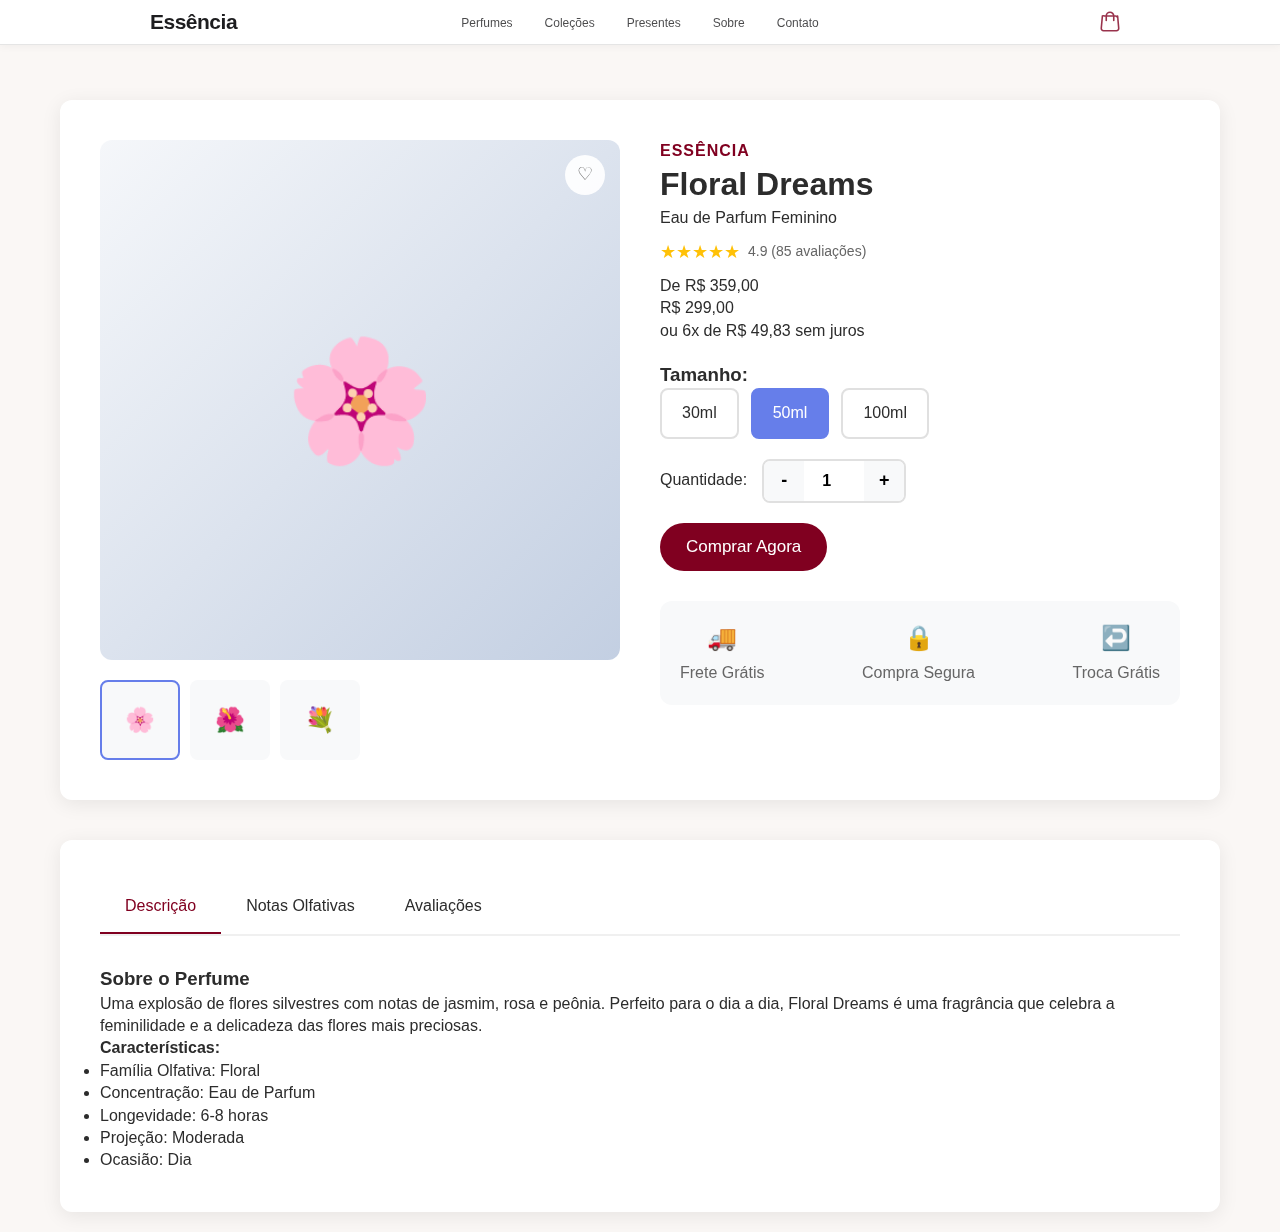
<file: floral-dreams.html>
<!DOCTYPE html>
<html lang="pt-BR">
<head>
    <meta charset="UTF-8">
    <meta name="viewport" content="width=device-width, initial-scale=1.0">
    <title>Floral Dreams - Eau de Parfum | Essência</title>
    <link rel="stylesheet" href="../style.css">
    <link rel="stylesheet" href="produto.css">
</head>
<body>
    <!-- Navigation -->
    <div class="nav-wrapper">
        <nav class="nav">
            <a href="../index.html" class="nav-logo">Essência</a>
            <ul class="nav-menu">
                <li><a href="../index.html#produtos">Perfumes</a></li>
                <li><a href="../index.html#colecoes">Coleções</a></li>
                <li><a href="../index.html#presentes">Presentes</a></li>
                <li><a href="../index.html#sobre">Sobre</a></li>
                <li><a href="../index.html#contato">Contato</a></li>
            </ul>
            <div class="nav-icons">
                <svg id="nav-cart-icon" class="nav-icon nav-cart" fill="none" stroke="currentColor" viewBox="0 0 24 24" role="button" tabindex="0">
                    <path d="M15.75 10.5V6a3.75 3.75 0 10-7.5 0v4.5m11.356-4.479l1.114 12.258a2.25 2.25 0 01-2.247 2.471H5.527a2.25 2.25 0 01-2.247-2.47l1.114-12.26A2.25 2.25 0 016.638 6h10.724a2.25 2.25 0 012.244 2.021z" stroke-width="1.6" stroke-linecap="round" stroke-linejoin="round"/>
                </svg>
                <span id="cart-count" class="cart-badge" style="display: none;">0</span>
            </div>
        </nav>
    </div>

    <div class="container">
        <div class="breadcrumb">
            <a href="../index.html">Home</a> > <a href="../index.html#produtos">Perfumes</a> > <a href="#">Feminino</a> > Floral Dreams
        </div>
        
        <div class="product-container">
            <div class="product-images">
                <div class="main-image">
                    <div class="heart-icon">♡</div>
                    <div class="product-image" style="font-size: 120px;">🌸</div>
                </div>
                <div class="thumbnail-container">
                    <div class="thumbnail active">
                        <div class="product-image" style="font-size: 24px;">🌸</div>
                    </div>
                    <div class="thumbnail">
                        <div class="product-image" style="font-size: 24px;">🌺</div>
                    </div>
                    <div class="thumbnail">
                        <div class="product-image" style="font-size: 24px;">💐</div>
                    </div>
                </div>
            </div>
            
            <div class="product-info">
                <div class="brand">ESSÊNCIA</div>
                <h1 class="product-name">Floral Dreams</h1>
                <p class="product-subtitle">Eau de Parfum Feminino</p>
                
                <div class="rating">
                    <div class="stars">★★★★★</div>
                    <span class="rating-text">4.9 (85 avaliações)</span>
                </div>
                
                <div class="price-section">
                    <div class="old-price">De R$ 359,00</div>
                    <div class="current-price">R$ 299,00</div>
                    <div class="installments">ou 6x de R$ 49,83 sem juros</div>
                </div>
                
                <div class="size-section">
                    <h3 class="section-title">Tamanho:</h3>
                    <div class="size-options">
                        <div class="size-option">30ml</div>
                        <div class="size-option active">50ml</div>
                        <div class="size-option">100ml</div>
                    </div>
                </div>
                
                <div class="quantity-section">
                    <span class="section-title">Quantidade:</span>
                    <div class="quantity-controls">
                        <button class="quantity-btn" onclick="decreaseQuantity()">-</button>
                        <input type="number" class="quantity-input" value="1" min="1" id="quantity">
                        <button class="quantity-btn" onclick="increaseQuantity()">+</button>
                    </div>
                </div>
                
                <div class="cta-section">
                    <button class="btn btn-primary">Comprar Agora</button>
                    <button class="btn btn-secondary add-to-cart" data-name="Floral Dreams - Eau de Parfum" data-price="299.00">Adicionar ao Carrinho</button>
                </div>
                
                <div class="trust-badges">
                    <div class="badge">
                        <div class="badge-icon">🚚</div>
                        <div class="badge-text">Frete Grátis</div>
                    </div>
                    <div class="badge">
                        <div class="badge-icon">🔒</div>
                        <div class="badge-text">Compra Segura</div>
                    </div>
                    <div class="badge">
                        <div class="badge-icon">↩️</div>
                        <div class="badge-text">Troca Grátis</div>
                    </div>
                </div>
            </div>
        </div>
        
        <div class="product-details">
            <div class="tabs">
                <div class="tab active" onclick="showTab('description')">Descrição</div>
                <div class="tab" onclick="showTab('notes')">Notas Olfativas</div>
                <div class="tab" onclick="showTab('reviews')">Avaliações</div>
            </div>
            
            <div class="tab-content active" id="description">
                <h3>Sobre o Perfume</h3>
                <p>Uma explosão de flores silvestres com notas de jasmim, rosa e peônia. Perfeito para o dia a dia, Floral Dreams é uma fragrância que celebra a feminilidade e a delicadeza das flores mais preciosas.</p>
                
                <h4>Características:</h4>
                <ul>
                    <li>Família Olfativa: Floral</li>
                    <li>Concentração: Eau de Parfum</li>
                    <li>Longevidade: 6-8 horas</li>
                    <li>Projeção: Moderada</li>
                    <li>Ocasião: Dia</li>
                </ul>
            </div>
            
            <div class="tab-content" id="notes">
                <h3>Pirâmide Olfativa</h3>
                <div class="fragrance-notes">
                    <div class="note-category">
                        <h4>Notas de Saída</h4>
                        <p>Bergamota, Pêssego, Flores Silvestres</p>
                    </div>
                    <div class="note-category">
                        <h4>Notas de Coração</h4>
                        <p>Jasmim, Rosa, Peônia, Lírio-do-vale</p>
                    </div>
                    <div class="note-category">
                        <h4>Notas de Fundo</h4>
                        <p>Almíscar, Âmbar, Baunilha</p>
                    </div>
                </div>
            </div>
            
            <div class="tab-content" id="reviews">
                <h3>Avaliações dos Clientes</h3>
                <div class="review">
                    <div class="review-header">
                        <div class="stars">★★★★★</div>
                        <strong>Ana Paula</strong>
                        <span class="verified">Verificado</span>
                    </div>
                    <p>"Perfume maravilhoso! Uso todos os dias e sempre recebo elogios."</p>
                </div>
            </div>
        </div>
    </div>

    <!-- Cart Modal -->
    <div id="cart-modal" class="cart-modal" style="display: none;">
        <div class="cart-modal-overlay" onclick="toggleCartModal()"></div>
        <div class="cart-modal-content">
            <div class="cart-modal-header">
                <h2>Carrinho</h2>
                <button class="cart-close-btn" onclick="toggleCartModal()">✕</button>
            </div>
            <div class="cart-modal-body">
                <div id="cart-items-list"></div>
            </div>
            <div class="cart-modal-footer">
                <div class="cart-total">
                    <strong>Total:</strong>
                    <span id="cart-total">R$ 0,00</span>
                </div>
                <button class="btn btn-primary" onclick="checkoutCart()">Finalizar Compra</button>
            </div>
        </div>
    </div>

    <script src="../script.js"></script>
    <script>
        // Funções específicas da página de produto
        function showTab(tabId) {
            document.querySelectorAll('.tab').forEach(tab => tab.classList.remove('active'));
            document.querySelectorAll('.tab-content').forEach(content => content.classList.remove('active'));
            event.target.classList.add('active');
            document.getElementById(tabId).classList.add('active');
        }
        
        function increaseQuantity() {
            const input = document.getElementById('quantity');
            input.value = parseInt(input.value) + 1;
        }
        
        function decreaseQuantity() {
            const input = document.getElementById('quantity');
            if (parseInt(input.value) > 1) {
                input.value = parseInt(input.value) - 1;
            }
        }
    </script>
</body>
</html>
</file>
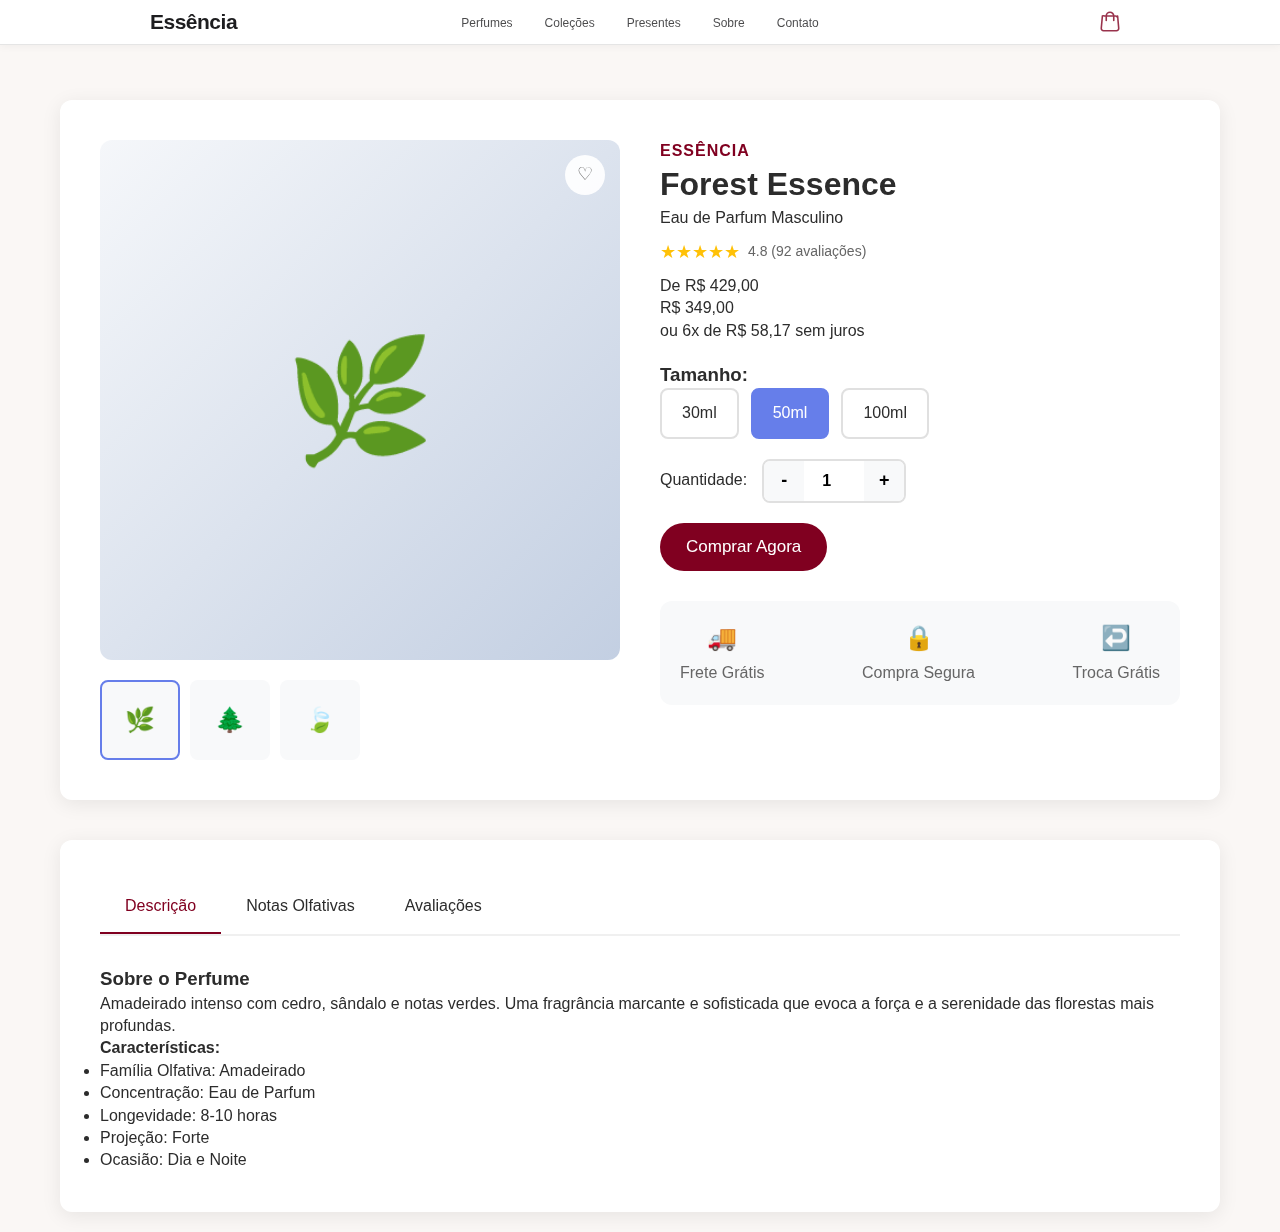
<file: forest-essence.html>
<!DOCTYPE html>
<html lang="pt-BR">
<head>
    <meta charset="UTF-8">
    <meta name="viewport" content="width=device-width, initial-scale=1.0">
    <title>Forest Essence - Eau de Parfum | Essência</title>
    <link rel="stylesheet" href="../style.css">
    <link rel="stylesheet" href="produto.css">
</head>
<body>
    <!-- Navigation -->
    <div class="nav-wrapper">
        <nav class="nav">
            <a href="../index.html" class="nav-logo">Essência</a>
            <ul class="nav-menu">
                <li><a href="../index.html#produtos">Perfumes</a></li>
                <li><a href="../index.html#colecoes">Coleções</a></li>
                <li><a href="../index.html#presentes">Presentes</a></li>
                <li><a href="../index.html#sobre">Sobre</a></li>
                <li><a href="../index.html#contato">Contato</a></li>
            </ul>
            <div class="nav-icons">
                <svg id="nav-cart-icon" class="nav-icon nav-cart" fill="none" stroke="currentColor" viewBox="0 0 24 24" role="button" tabindex="0">
                    <path d="M15.75 10.5V6a3.75 3.75 0 10-7.5 0v4.5m11.356-4.479l1.114 12.258a2.25 2.25 0 01-2.247 2.471H5.527a2.25 2.25 0 01-2.247-2.47l1.114-12.26A2.25 2.25 0 016.638 6h10.724a2.25 2.25 0 012.244 2.021z" stroke-width="1.6" stroke-linecap="round" stroke-linejoin="round"/>
                </svg>
                <span id="cart-count" class="cart-badge" style="display: none;">0</span>
            </div>
        </nav>
    </div>

    <div class="container">
        <div class="breadcrumb">
            <a href="../index.html">Home</a> > <a href="../index.html#produtos">Perfumes</a> > <a href="#">Masculino</a> > Forest Essence
        </div>
        
        <div class="product-container">
            <div class="product-images">
                <div class="main-image">
                    <div class="heart-icon">♡</div>
                    <div class="product-image" style="font-size: 120px;">🌿</div>
                </div>
                <div class="thumbnail-container">
                    <div class="thumbnail active">
                        <div class="product-image" style="font-size: 24px;">🌿</div>
                    </div>
                    <div class="thumbnail">
                        <div class="product-image" style="font-size: 24px;">🌲</div>
                    </div>
                    <div class="thumbnail">
                        <div class="product-image" style="font-size: 24px;">🍃</div>
                    </div>
                </div>
            </div>
            
            <div class="product-info">
                <div class="brand">ESSÊNCIA</div>
                <h1 class="product-name">Forest Essence</h1>
                <p class="product-subtitle">Eau de Parfum Masculino</p>
                
                <div class="rating">
                    <div class="stars">★★★★★</div>
                    <span class="rating-text">4.8 (92 avaliações)</span>
                </div>
                
                <div class="price-section">
                    <div class="old-price">De R$ 429,00</div>
                    <div class="current-price">R$ 349,00</div>
                    <div class="installments">ou 6x de R$ 58,17 sem juros</div>
                </div>
                
                <div class="size-section">
                    <h3 class="section-title">Tamanho:</h3>
                    <div class="size-options">
                        <div class="size-option">30ml</div>
                        <div class="size-option active">50ml</div>
                        <div class="size-option">100ml</div>
                    </div>
                </div>
                
                <div class="quantity-section">
                    <span class="section-title">Quantidade:</span>
                    <div class="quantity-controls">
                        <button class="quantity-btn" onclick="decreaseQuantity()">-</button>
                        <input type="number" class="quantity-input" value="1" min="1" id="quantity">
                        <button class="quantity-btn" onclick="increaseQuantity()">+</button>
                    </div>
                </div>
                
                <div class="cta-section">
                    <button class="btn btn-primary">Comprar Agora</button>
                    <button class="btn btn-secondary add-to-cart" data-name="Forest Essence - Eau de Parfum" data-price="349.00">Adicionar ao Carrinho</button>
                </div>
                
                <div class="trust-badges">
                    <div class="badge">
                        <div class="badge-icon">🚚</div>
                        <div class="badge-text">Frete Grátis</div>
                    </div>
                    <div class="badge">
                        <div class="badge-icon">🔒</div>
                        <div class="badge-text">Compra Segura</div>
                    </div>
                    <div class="badge">
                        <div class="badge-icon">↩️</div>
                        <div class="badge-text">Troca Grátis</div>
                    </div>
                </div>
            </div>
        </div>
        
        <div class="product-details">
            <div class="tabs">
                <div class="tab active" onclick="showTab('description')">Descrição</div>
                <div class="tab" onclick="showTab('notes')">Notas Olfativas</div>
                <div class="tab" onclick="showTab('reviews')">Avaliações</div>
            </div>
            
            <div class="tab-content active" id="description">
                <h3>Sobre o Perfume</h3>
                <p>Amadeirado intenso com cedro, sândalo e notas verdes. Uma fragrância marcante e sofisticada que evoca a força e a serenidade das florestas mais profundas.</p>
                
                <h4>Características:</h4>
                <ul>
                    <li>Família Olfativa: Amadeirado</li>
                    <li>Concentração: Eau de Parfum</li>
                    <li>Longevidade: 8-10 horas</li>
                    <li>Projeção: Forte</li>
                    <li>Ocasião: Dia e Noite</li>
                </ul>
            </div>
            
            <div class="tab-content" id="notes">
                <h3>Pirâmide Olfativa</h3>
                <div class="fragrance-notes">
                    <div class="note-category">
                        <h4>Notas de Saída</h4>
                        <p>Bergamota, Pimenta Preta, Folhas Verdes</p>
                    </div>
                    <div class="note-category">
                        <h4>Notas de Coração</h4>
                        <p>Cedro, Patchouli, Vetiver</p>
                    </div>
                    <div class="note-category">
                        <h4>Notas de Fundo</h4>
                        <p>Sândalo, Musgo, Âmbar</p>
                    </div>
                </div>
            </div>
            
            <div class="tab-content" id="reviews">
                <h3>Avaliações dos Clientes</h3>
                <div class="review">
                    <div class="review-header">
                        <div class="stars">★★★★★</div>
                        <strong>Pedro Santos</strong>
                        <span class="verified">Verificado</span>
                    </div>
                    <p>"Perfume excepcional! Fragrância marcante e duradoura."</p>
                </div>
            </div>
        </div>
    </div>

    <!-- Cart Modal -->
    <div id="cart-modal" class="cart-modal" style="display: none;">
        <div class="cart-modal-overlay" onclick="toggleCartModal()"></div>
        <div class="cart-modal-content">
            <div class="cart-modal-header">
                <h2>Carrinho</h2>
                <button class="cart-close-btn" onclick="toggleCartModal()">✕</button>
            </div>
            <div class="cart-modal-body">
                <div id="cart-items-list"></div>
            </div>
            <div class="cart-modal-footer">
                <div class="cart-total">
                    <strong>Total:</strong>
                    <span id="cart-total">R$ 0,00</span>
                </div>
                <button class="btn btn-primary" onclick="checkoutCart()">Finalizar Compra</button>
            </div>
        </div>
    </div>

    <script src="../script.js"></script>
    <script>
        // Funções específicas da página de produto
        function showTab(tabId) {
            document.querySelectorAll('.tab').forEach(tab => tab.classList.remove('active'));
            document.querySelectorAll('.tab-content').forEach(content => content.classList.remove('active'));
            event.target.classList.add('active');
            document.getElementById(tabId).classList.add('active');
        }
        
        function increaseQuantity() {
            const input = document.getElementById('quantity');
            input.value = parseInt(input.value) + 1;
        }
        
        function decreaseQuantity() {
            const input = document.getElementById('quantity');
            if (parseInt(input.value) > 1) {
                input.value = parseInt(input.value) - 1;
            }
        }
    </script>
</body>
</html>
</file>
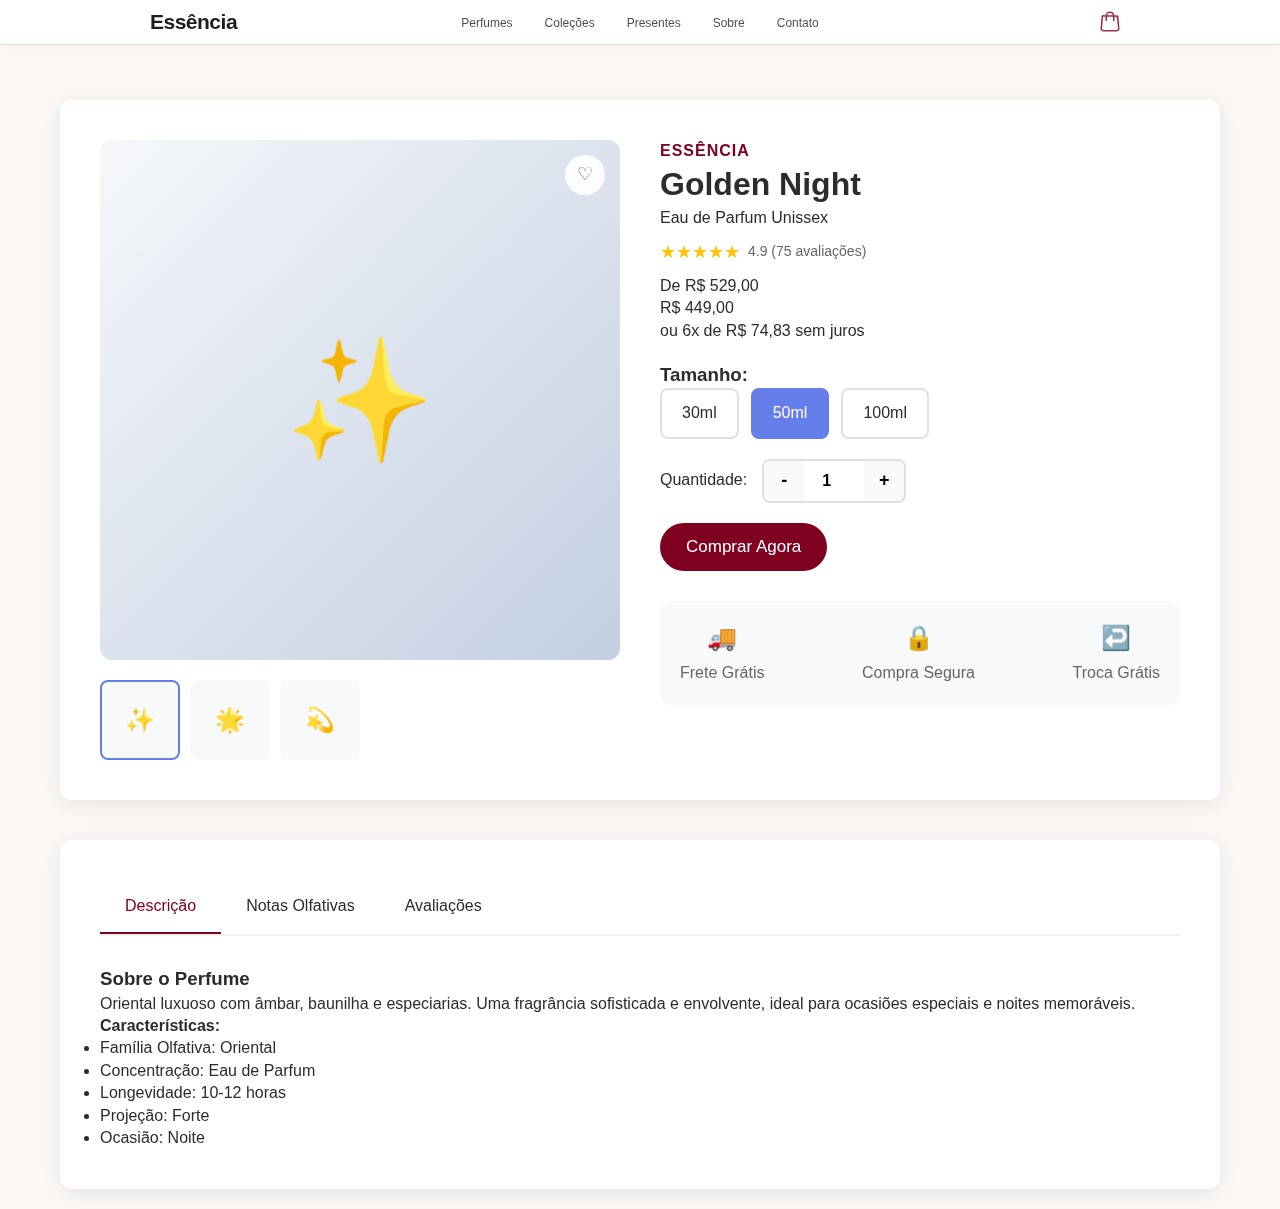
<file: golden-night.html>
<!DOCTYPE html>
<html lang="pt-BR">
<head>
    <meta charset="UTF-8">
    <meta name="viewport" content="width=device-width, initial-scale=1.0">
    <title>Golden Night - Eau de Parfum | Essência</title>
    <link rel="stylesheet" href="../style.css">
    <link rel="stylesheet" href="produto.css">
</head>
<body>
    <!-- Navigation -->
    <div class="nav-wrapper">
        <nav class="nav">
            <a href="../index.html" class="nav-logo">Essência</a>
            <ul class="nav-menu">
                <li><a href="../index.html#produtos">Perfumes</a></li>
                <li><a href="../index.html#colecoes">Coleções</a></li>
                <li><a href="../index.html#presentes">Presentes</a></li>
                <li><a href="../index.html#sobre">Sobre</a></li>
                <li><a href="../index.html#contato">Contato</a></li>
            </ul>
            <div class="nav-icons">
                <svg id="nav-cart-icon" class="nav-icon nav-cart" fill="none" stroke="currentColor" viewBox="0 0 24 24" role="button" tabindex="0">
                    <path d="M15.75 10.5V6a3.75 3.75 0 10-7.5 0v4.5m11.356-4.479l1.114 12.258a2.25 2.25 0 01-2.247 2.471H5.527a2.25 2.25 0 01-2.247-2.47l1.114-12.26A2.25 2.25 0 016.638 6h10.724a2.25 2.25 0 012.244 2.021z" stroke-width="1.6" stroke-linecap="round" stroke-linejoin="round"/>
                </svg>
                <span id="cart-count" class="cart-badge" style="display: none;">0</span>
            </div>
        </nav>
    </div>

    <div class="container">
        <div class="breadcrumb">
            <a href="../index.html">Home</a> > <a href="../index.html#produtos">Perfumes</a> > <a href="#">Unissex</a> > Golden Night
        </div>
        
        <div class="product-container">
            <div class="product-images">
                <div class="main-image">
                    <div class="heart-icon">♡</div>
                    <div class="product-image" style="font-size: 120px;">✨</div>
                </div>
                <div class="thumbnail-container">
                    <div class="thumbnail active">
                        <div class="product-image" style="font-size: 24px;">✨</div>
                    </div>
                    <div class="thumbnail">
                        <div class="product-image" style="font-size: 24px;">🌟</div>
                    </div>
                    <div class="thumbnail">
                        <div class="product-image" style="font-size: 24px;">💫</div>
                    </div>
                </div>
            </div>
            
            <div class="product-info">
                <div class="brand">ESSÊNCIA</div>
                <h1 class="product-name">Golden Night</h1>
                <p class="product-subtitle">Eau de Parfum Unissex</p>
                
                <div class="rating">
                    <div class="stars">★★★★★</div>
                    <span class="rating-text">4.9 (75 avaliações)</span>
                </div>
                
                <div class="price-section">
                    <div class="old-price">De R$ 529,00</div>
                    <div class="current-price">R$ 449,00</div>
                    <div class="installments">ou 6x de R$ 74,83 sem juros</div>
                </div>
                
                <div class="size-section">
                    <h3 class="section-title">Tamanho:</h3>
                    <div class="size-options">
                        <div class="size-option">30ml</div>
                        <div class="size-option active">50ml</div>
                        <div class="size-option">100ml</div>
                    </div>
                </div>
                
                <div class="quantity-section">
                    <span class="section-title">Quantidade:</span>
                    <div class="quantity-controls">
                        <button class="quantity-btn" onclick="decreaseQuantity()">-</button>
                        <input type="number" class="quantity-input" value="1" min="1" id="quantity">
                        <button class="quantity-btn" onclick="increaseQuantity()">+</button>
                    </div>
                </div>
                
                <div class="cta-section">
                    <button class="btn btn-primary">Comprar Agora</button>
                    <button class="btn btn-secondary add-to-cart" data-name="Golden Night - Eau de Parfum" data-price="449.00">Adicionar ao Carrinho</button>
                </div>
                
                <div class="trust-badges">
                    <div class="badge">
                        <div class="badge-icon">🚚</div>
                        <div class="badge-text">Frete Grátis</div>
                    </div>
                    <div class="badge">
                        <div class="badge-icon">🔒</div>
                        <div class="badge-text">Compra Segura</div>
                    </div>
                    <div class="badge">
                        <div class="badge-icon">↩️</div>
                        <div class="badge-text">Troca Grátis</div>
                    </div>
                </div>
            </div>
        </div>
        
        <div class="product-details">
            <div class="tabs">
                <div class="tab active" onclick="showTab('description')">Descrição</div>
                <div class="tab" onclick="showTab('notes')">Notas Olfativas</div>
                <div class="tab" onclick="showTab('reviews')">Avaliações</div>
            </div>
            
            <div class="tab-content active" id="description">
                <h3>Sobre o Perfume</h3>
                <p>Oriental luxuoso com âmbar, baunilha e especiarias. Uma fragrância sofisticada e envolvente, ideal para ocasiões especiais e noites memoráveis.</p>
                
                <h4>Características:</h4>
                <ul>
                    <li>Família Olfativa: Oriental</li>
                    <li>Concentração: Eau de Parfum</li>
                    <li>Longevidade: 10-12 horas</li>
                    <li>Projeção: Forte</li>
                    <li>Ocasião: Noite</li>
                </ul>
            </div>
            
            <div class="tab-content" id="notes">
                <h3>Pirâmide Olfativa</h3>
                <div class="fragrance-notes">
                    <div class="note-category">
                        <h4>Notas de Saída</h4>
                        <p>Cardamomo, Açafrão, Pimenta Rosa</p>
                    </div>
                    <div class="note-category">
                        <h4>Notas de Coração</h4>
                        <p>Âmbar, Oud, Rosa</p>
                    </div>
                    <div class="note-category">
                        <h4>Notas de Fundo</h4>
                        <p>Baunilha, Almíscar, Sândalo</p>
                    </div>
                </div>
            </div>
            
            <div class="tab-content" id="reviews">
                <h3>Avaliações dos Clientes</h3>
                <div class="review">
                    <div class="review-header">
                        <div class="stars">★★★★★</div>
                        <strong>Mariana Costa</strong>
                        <span class="verified">Verificado</span>
                    </div>
                    <p>"Simplesmente maravilhoso! Uma fragrância única e marcante."</p>
                </div>
            </div>
        </div>
    </div>

    <!-- Cart Modal -->
    <div id="cart-modal" class="cart-modal" style="display: none;">
        <div class="cart-modal-overlay" onclick="toggleCartModal()"></div>
        <div class="cart-modal-content">
            <div class="cart-modal-header">
                <h2>Carrinho</h2>
                <button class="cart-close-btn" onclick="toggleCartModal()">✕</button>
            </div>
            <div class="cart-modal-body">
                <div id="cart-items-list"></div>
            </div>
            <div class="cart-modal-footer">
                <div class="cart-total">
                    <strong>Total:</strong>
                    <span id="cart-total">R$ 0,00</span>
                </div>
                <button class="btn btn-primary" onclick="checkoutCart()">Finalizar Compra</button>
            </div>
        </div>
    </div>

    <script src="../script.js"></script>
    <script>
        // Funções específicas da página de produto
        function showTab(tabId) {
            document.querySelectorAll('.tab').forEach(tab => tab.classList.remove('active'));
            document.querySelectorAll('.tab-content').forEach(content => content.classList.remove('active'));
            event.target.classList.add('active');
            document.getElementById(tabId).classList.add('active');
        }
        
        function increaseQuantity() {
            const input = document.getElementById('quantity');
            input.value = parseInt(input.value) + 1;
        }
        
        function decreaseQuantity() {
            const input = document.getElementById('quantity');
            if (parseInt(input.value) > 1) {
                input.value = parseInt(input.value) - 1;
            }
        }
    </script>
</body>
</html>
</file>
<file: style.css>
/* Carrinho Off-canvas */
.cart-modal {
    display: none;
    position: fixed;
    top: 0;
    left: 0;
    width: 100%;
    height: 100%;
    z-index: 1000;
    align-items: center;
    justify-content: center;
}

.cart-modal[style*="display: flex"] {
    display: flex !important;
}

.cart-modal-overlay {
    position: fixed;
    top: 0;
    left: 0;
    width: 100%;
    height: 100%;
    background-color: rgba(0, 0, 0, 0.5);
    z-index: 1001;
}

.cart-modal-content {
    position: fixed;
    top: 60px;
    right: 12px;
    left: auto;
    bottom: auto;
    transform: none;
    background: white;
    padding: 20px;
    border-radius: 8px;
    max-width: 420px;
    width: calc(100% - 24px);
    max-height: calc(100vh - 80px);
    overflow-y: auto;
    z-index: 1002;
    box-shadow: 0 4px 20px rgba(0, 0, 0, 0.15);
}

.cart-modal-header {
    display: flex;
    justify-content: space-between;
    align-items: center;
    margin-bottom: 20px;
    padding-bottom: 10px;
    border-bottom: 1px solid #eee;
}

.cart-modal-header h2 {
    margin: 0;
    color: #800020;
    font-size: 1.5rem;
}

.cart-modal-close {
    background: none;
    border: none;
    font-size: 24px;
    cursor: pointer;
    color: #666;
    padding: 5px;
}

.cart-modal-body {
    margin-bottom: 20px;
}

.cart-modal-footer {
    border-top: 1px solid #eee;
    padding-top: 20px;
    display: flex;
    justify-content: space-between;
    align-items: center;
}

.cart-checkout-btn {
    background-color: #800020;
    color: white;
    border: none;
    padding: 10px 20px;
    border-radius: 4px;
    cursor: pointer;
    font-weight: 500;
    transition: background-color 0.3s;
}

.cart-checkout-btn:hover {
    background-color: #600018;
}

.cart-checkout-btn:disabled {
    background-color: #cccccc;
    cursor: not-allowed;
}

/* Cart Badge */
.cart-badge {
    position: absolute;
    top: -8px;
    right: -8px;
    background-color: #800020;
    color: white;
    border-radius: 50%;
    width: 24px;
    height: 24px;
    display: flex;
    align-items: center;
    justify-content: center;
    font-size: 12px;
    font-weight: bold;
    border: 2px solid white;
    z-index: 10;
}


.cart-total {
    font-size: 1.2rem;
    font-weight: 500;
    color: #800020;
}

.cart-item {
    padding: 10px 0;
    border-bottom: 1px solid #eee;
}

@media (max-width: 600px) {
    .cart-modal-content {
        width: 95%;
        margin: 10px;
    }
}
* {
    margin: 0;
    padding: 0;
    box-sizing: border-box;
}

body {
    font-family: -apple-system, BlinkMacSystemFont, sans-serif;
    line-height: 1.4;
    color: #2c2c2c;
    background: #faf7f5;
}

/* Estilos do carrinho */
#cart-sidebar {
    position: fixed;
    top: 0;
    right: -400px;
    width: 400px;
    height: 100vh;
    background: white;
    box-shadow: -2px 0 8px rgba(0,0,0,0.1);
    transition: right 0.3s ease;
    z-index: 1000;
    padding: 20px;
    display: flex;
    flex-direction: column;
}

#cart-sidebar.open {
    right: 0;
}

.cart-header {
    display: flex;
    justify-content: space-between;
    align-items: center;
    margin-bottom: 20px;
    padding-bottom: 15px;
    border-bottom: 1px solid #eee;
}

.cart-header h2 {
    margin: 0;
    color: #800020;
    font-size: 1.5em;
}

#cart-items {
    flex: 1;
    overflow-y: auto;
}

.cart-item {
    display: flex;
    justify-content: space-between;
    align-items: center;
    padding: 10px 0;
    border-bottom: 1px solid #eee;
}

.remove-item {
    background: none;
    border: none;
    color: #800020;
    cursor: pointer;
    font-size: 1.2em;
    padding: 0 8px;
}

.cart-total {
    margin-top: 20px;
    padding-top: 15px;
    border-top: 2px solid #eee;
    font-weight: bold;
    display: flex;
    justify-content: space-between;
}

#checkout-button {
    margin-top: 20px;
    padding: 15px;
    background: #800020;
    color: white;
    border: none;
    border-radius: 8px;
    cursor: pointer;
    font-size: 1em;
    transition: background-color 0.3s ease;
}

#checkout-button:hover {
    background: #600018;
}

/* Contador do carrinho */
#cart-count {
    position: absolute;
    top: -8px;
    right: -8px;
    background: #800020;
    color: white;
    width: 20px;
    height: 20px;
    border-radius: 50%;
    display: none;
    align-items: center;
    justify-content: center;
    font-size: 12px;
    font-weight: bold;
}

/* Notificações */
.notification {
    position: fixed;
    bottom: 20px;
    right: 20px;
    background: rgba(0, 0, 0, 0.8);
    color: white;
    padding: 10px 20px;
    border-radius: 4px;
    transform: translateY(100px);
    opacity: 0;
    transition: all 0.3s ease;
}

.notification.show {
    transform: translateY(0);
    opacity: 1;
}

/* Header Navigation */
.nav-wrapper {
    background: #fff;
    box-shadow: 0 2px 8px rgba(0,0,0,0.04);
    position: fixed;
    top: 0;
    left: 0;
    width: 100%;
    z-index: 1000;
    border-bottom: 1px solid rgba(0, 0, 0, 0.1);
    backdrop-filter: saturate(180%) blur(20px);
    display: flex;
    justify-content: center;
    align-items: center;
    /* Garante fundo branco fixo para o cabeçalho */
}

/* mantém a estrutura interna alinhada e permite centralizar o menu */
.nav-wrapper .nav {
    width: 100%;
    max-width: 1024px;
    position: relative;
    padding: 0 22px;
    display: flex;
    align-items: center;
    height: 44px;
}

/* posiciona o logo à esquerda sem deslocar o menu central */
.nav-wrapper .nav-logo {
    position: absolute;
    left: 22px;
    transform: none;
    margin: 0;
}

/* centraliza o menu de navegação no topo */
.nav-wrapper .nav-menu {
    position: absolute;
    left: 50%;
    top: 50%;
    transform: translate(-50%, -50%);
    display: flex;
    gap: 32px;
    justify-content: center;
    align-items: center;
}

/* posiciona os ícones (carrinho) no canto superior direito */
.nav-wrapper .nav-icons {
    position: absolute;
    right: 22px;
    top: 50%;
    transform: translateY(-50%);
    display: flex;
    align-items: center;
    gap: 12px;
    margin-left: 0;
    margin-right: 0;
}

/* Estilos para desktop (> 880px) */
@media (min-width: 881px) {
    #mobile-menu-toggle {
        display: none !important;
    }
    .nav-menu {
        display: flex !important;
        position: absolute;
        left: 50%;
        top: 50%;
        transform: translate(-50%, -50%);
        gap: 32px;
    }
}

    .nav {
        max-width: 1024px;
        margin: 0 auto;
        padding: 0 22px;
        display: flex;
        align-items: center;
        height: 44px;
    }

    .nav-logo {
        font-size: 21px;
        font-weight: 600;
        color: #1d1d1f;
        text-decoration: none;
        letter-spacing: -0.5px;
        margin-right: auto;
    }

    .nav-menu {
        display: flex;
        list-style: none;
        gap: 32px;
        margin: 0 auto;
        justify-content: center;
        align-items: center;
    }
    .nav-menu a {
    font-size: 12px;
    font-weight: 400;
    color: #1d1d1f;
    text-decoration: none;
    opacity: 0.8;
    transition: opacity 0.3s ease;
}

.nav-menu a:hover {
    opacity: 1;
}

    .nav-icons {
        display: flex;
        gap: 18px;
        margin-left: 32px;
    }

    .nav-icon {
        width: 15px;
        height: 15px;
        opacity: 0.8;
        cursor: pointer;
        transition: opacity 0.3s ease;
    }.nav-icon:hover {
    opacity: 1;
}

/* Hero Section */
.hero {
    background: linear-gradient(135deg, #800020 0%, #A94064 100%);
    color: white;
    text-align: center;
    padding: 104px 22px 60px 22px;
    position: relative;
    overflow: hidden;
}

.hero::before {
    content: '';
    position: absolute;
    top: 0;
    left: 0;
    right: 0;
    bottom: 0;
    background: url('data:image/svg+xml,<svg xmlns="http://www.w3.org/2000/svg" viewBox="0 0 100 100"><circle cx="50" cy="50" r="2" fill="white" opacity="0.1"/></svg>');
    background-size: 50px 50px;
    animation: float 20s infinite linear;
}

@keyframes float {
    0% { transform: translateY(0px) translateX(0px); }
    100% { transform: translateY(-50px) translateX(-50px); }
}

.hero-content {
    position: relative;
    z-index: 1;
    max-width: 1024px;
    margin: 0 auto;
}

.hero h1 {
    font-size: 56px;
    font-weight: 600;
    letter-spacing: -0.005em;
    line-height: 1.05;
    margin-bottom: 12px;
}

.hero .subtitle {
    font-size: 28px;
    font-weight: 400;
    line-height: 1.14286;
    margin-bottom: 6px;
    opacity: 0.9;
}

.hero .description {
    font-size: 19px;
    font-weight: 400;
    line-height: 1.21053;
    margin-bottom: 30px;
    opacity: 0.8;
}

.hero .cta-buttons {
    display: flex;
    gap: 20px;
    justify-content: center;
    flex-wrap: wrap;
    margin-bottom: 40px;
}

.btn {
    display: inline-block;
    padding: 12px 24px;
    border-radius: 980px;
    text-decoration: none;
    font-size: 17px;
    font-weight: 400;
    transition: all 0.3s ease;
    border: 2px solid transparent;
}

.btn-primary {
    background: #800020;
    color: white;
}

.btn-primary:hover {
    background: #9B2242;
    transform: translateY(-1px);
}

.btn-secondary {
    background: transparent;
    color: white;
    border-color: rgba(255, 255, 255, 0.3);
}

.btn-secondary:hover {
    background: rgba(255, 255, 255, 0.1);
    border-color: rgba(255, 255, 255, 0.6);
}

.hero-image {
    margin-top: 40px;
    position: relative;
}

.perfume-bottle {
    width: 300px;
    height: 400px;
    margin: 0 auto;
    background: linear-gradient(145deg, rgba(255,255,255,0.9), rgba(255,255,255,0.7));
    border-radius: 50px 50px 20px 20px;
    position: relative;
    backdrop-filter: blur(10px);
    box-shadow: 
        0 20px 60px rgba(0,0,0,0.2),
        inset 0 1px 0 rgba(255,255,255,0.3);
    animation: gentle-float 6s ease-in-out infinite;
}

@keyframes gentle-float {
    0%, 100% { transform: translateY(0px) rotate(0deg); }
    50% { transform: translateY(-10px) rotate(1deg); }
}

.perfume-bottle::before {
    content: '';
    position: absolute;
    top: -30px;
    left: 50%;
    transform: translateX(-50%);
/* Esconde o botão de categorias no desktop */
.nav-mobile-categories {
    display: none;
    /* Alinha à esquerda no mobile */
    position: absolute;
    left: 0;
    top: 0;
    height: 100%;
    align-items: center;
}
    width: 60px;
    height: 60px;
    background: linear-gradient(145deg, rgba(255,255,255,0.9), rgba(255,255,255,0.7));
    border-radius: 10px;
    backdrop-filter: blur(10px);
}

.perfume-bottle::after {
    content: 'Essência Luxe';
    position: absolute;
    top: 50%;
    left: 50%;
    transform: translateX(-50%) translateY(-50%) rotate(-90deg);
    font-size: 18px;
    font-weight: 300;
    color: #667eea;
    letter-spacing: 2px;
}

/* Featured Section */
.featured-section {
    padding: 80px 20px;
    background: #fff;
}

.featured-items {
    max-width: 1200px;
    margin: 0 auto;
    display: flex;
    flex-direction: column;
    gap: 40px;
}

.featured-item {
    display: flex;
    background: #fff;
    border-radius: 12px;
    overflow: hidden;
    box-shadow: 0 4px 20px rgba(0,0,0,0.05);
    transition: transform 0.3s ease;
}

.featured-item:hover {
    transform: translateY(-5px);
}

.featured-image {
    flex: 0 0 400px;
    position: relative;
}

.featured-image img {
    width: 100%;
    height: 100%;
    object-fit: cover;
}

.featured-content {
    flex: 1;
    padding: 40px;
    display: flex;
    flex-direction: column;
    justify-content: center;
}

.featured-content h3 {
    font-size: 24px;
    color: #2c2c2c;
    margin-bottom: 15px;
}

.featured-content p {
    color: #666;
    margin-bottom: 20px;
    line-height: 1.6;
}

.featured-price {
    font-size: 28px;
    color: #800020;
    font-weight: 600;
    margin-bottom: 25px;
}

.featured-item .add-to-cart {
    background: #800020;
    color: white;
    border: none;
    padding: 15px 30px;
    border-radius: 8px;
    font-size: 16px;
    cursor: pointer;
    transition: background-color 0.3s ease;
    align-self: flex-start;
}

.featured-item .add-to-cart:hover {
    background: #600018;
}

.featured-item .heart-icon {
    position: absolute;
    top: 15px;
    right: 15px;
    width: 40px;
    height: 40px;
    background: rgba(255,255,255,0.9);
    border: none;
    border-radius: 50%;
    display: flex;
    align-items: center;
    justify-content: center;
    cursor: pointer;
    font-size: 24px;
    color: #800020;
    transition: all 0.2s ease;
}

.featured-item .heart-icon:hover {
    background: #800020;
    color: white;
}

@media (max-width: 768px) {
    .featured-item {
        flex-direction: column;
    }

    .featured-image {
        flex: 0 0 300px;
    }

    .featured-content {
        padding: 20px;
    }

    .featured-content h3 {
        font-size: 20px;
    }

    .featured-price {
        font-size: 24px;
    }
}

/* Categories Section */
.categories-section {
    padding: 70px 20px;
    background: #fff;
}

.section-header {
    text-align: center;
    margin-bottom: 36px;
}

.section-header h2 {
    color: #800020;
    font-size: 2.3em;
    letter-spacing: 1px;
    margin-bottom: 10px;
    font-weight: 700;
}

.section-header p {
    font-size: 1.15em;
    color: #555;
    max-width: 500px;
    margin: 0 auto;
}

.categories-grid {
    display: grid;
    grid-template-columns: repeat(auto-fit, minmax(200px, 1fr));
    gap: 30px;
}

.category-card {
    background: white;
    border-radius: 16px;
    padding: 30px;
    text-align: center;
    text-decoration: none;
    color: #2c2c2c;
    transition: all 0.3s ease;
    box-shadow: 0 4px 20px rgba(0,0,0,0.05);
    position: relative;
    overflow: hidden;
}

.category-card::before {
    content: '';
    position: absolute;
    top: 0;
    left: 0;
    right: 0;
    bottom: 0;
    background: linear-gradient(135deg, #800020 0%, #A94064 100%);
    opacity: 0;
    transition: opacity 0.3s ease;
    z-index: 1;
}

.category-card:hover {
    transform: translateY(-5px);
    box-shadow: 0 8px 30px rgba(128,0,32,0.15);
}

.category-card:hover::before {
    opacity: 0.03;
}

.category-icon {
    width: 80px;
    height: 80px;
    margin: 0 auto 20px;
    display: flex;
    align-items: center;
    justify-content: center;
    background: linear-gradient(135deg, #faf7f5 0%, #f5e6e6 100%);
    border-radius: 50%;
    position: relative;
    z-index: 2;
}

.category-icon svg {
    width: 40px;
    height: 40px;
    color: #800020;
    transition: transform 0.3s ease;
}

.category-card:hover .category-icon svg {
    transform: scale(1.1);
}

.category-card h3 {
    font-size: 20px;
    font-weight: 500;
    margin: 0;
    position: relative;
    z-index: 2;
}

/* Card largo para a categoria Conjuntos */
.category-wide {
    grid-column: span 2;
}

.category-wide .category-icon {
    width: 100px;
    height: 100px;
}

.category-wide .category-icon svg {
    width: 50px;
    height: 50px;
}

.category-wide h3 {
    font-size: 24px;
}

@media (max-width: 768px) {
    .categories-section {
        margin: 40px auto;
    }
    
    .section-header h2 {
        font-size: 36px;
    }
    
    .section-header p {
        font-size: 18px;
    }
    
    .categories-grid {
        grid-template-columns: repeat(2, 1fr);
        gap: 20px;
    }
    
    .category-card {
        padding: 20px;
    }
    
    .category-icon {
        width: 60px;
        height: 60px;
        margin-bottom: 15px;
    }
    
    .category-icon svg {
        width: 30px;
        height: 30px;
    }
    
    .category-card h3 {
        font-size: 16px;
    }

    .category-wide {
        grid-column: 1 / -1;
    }

    .category-wide .category-icon {
        width: 80px;
        height: 80px;
    }

    .category-wide .category-icon svg {
        width: 40px;
        height: 40px;
    }

    .category-wide h3 {
        font-size: 20px;
    }
}

/* Promotional Carousel */
.promo-carousel {
    margin: 80px 0;
    overflow: hidden;
    position: relative;
    background: #800020;
}

.carousel-wrapper {
    max-width: 1400px;
    margin: 0 auto;
    position: relative;
}

.carousel-container {
    display: flex;
    transition: transform 0.5s ease;
}

@keyframes fadeIn {
    from { opacity: 0; }
    to { opacity: 1; }
}

.carousel-slide {
    min-width: 100%;
    height: 600px;
    position: relative;
    background-size: cover;
    background-position: center;
    background-repeat: no-repeat;
    color: white;
    transition: transform 0.3s ease;
    opacity: 0;
    animation: fadeIn 0.5s ease forwards;
}

.slide-content {
    position: absolute;
    bottom: 0;
    left: 0;
    right: 0;
    padding: 40px;
    background: linear-gradient(0deg, rgba(128,0,32,0.9) 0%, rgba(128,0,32,0) 100%);
    text-align: center;
}

.slide-content h2 {
    font-size: 48px;
    font-weight: 600;
    margin-bottom: 16px;
    text-shadow: 0 2px 4px rgba(0,0,0,0.2);
}

.slide-content p {
    font-size: 24px;
    margin-bottom: 24px;
    opacity: 0.9;
    text-shadow: 0 1px 2px rgba(0,0,0,0.2);
}

/* Imagens de fundo para cada slide */
.slide-aneis {
    background-image: url('https://images.unsplash.com/photo-1605100804763-247f67b3557e?ixlib=rb-4.0.3&auto=format&fit=crop&w=1400&q=80');
}

.slide-brincos {
    background-image: url('https://images.unsplash.com/photo-1635767798638-3665c671b28d?ixlib=rb-4.0.3&auto=format&fit=crop&w=1400&q=80');
}

.slide-colares {
    background-image: url('https://images.unsplash.com/photo-1599643478518-a784e5dc4c8f?ixlib=rb-4.0.3&auto=format&fit=crop&w=1400&q=80');
}

.slide-pulseiras {
    background-image: url('https://images.unsplash.com/photo-1611591437281-460bfbe1220a?ixlib=rb-4.0.3&auto=format&fit=crop&w=1400&q=80');
}

.slide-conjuntos {
    background-image: url('https://images.unsplash.com/photo-1515562141207-7a88fb7ce338?ixlib=rb-4.0.3&auto=format&fit=crop&w=1400&q=80');
}

/* Overlay escuro para melhor legibilidade */
.carousel-slide::before {
    content: '';
    position: absolute;
    top: 0;
    left: 0;
    right: 0;
    bottom: 0;
    background: rgba(0,0,0,0.3);
    z-index: 1;
}

.slide-content {
    z-index: 2;
}

.promo-feature {
    max-width: 600px;
    margin: 0 auto;
}

.promo-feature-icon {
    width: 100px;
    height: 100px;
    margin: 0 auto 24px;
    background: linear-gradient(145deg, rgba(255,255,255,0.2), rgba(255,255,255,0.1));
    border-radius: 50%;
    display: flex;
    align-items: center;
    justify-content: center;
    backdrop-filter: blur(5px);
    transition: transform 0.3s ease;
}

.category-promo:hover .promo-feature-icon {
    transform: scale(1.1);
}

.promo-feature-icon svg {
    width: 50px;
    height: 50px;
    stroke: currentColor;
}

.promo-feature h2 {
    font-size: 36px;
    font-weight: 600;
    margin-bottom: 16px;
    letter-spacing: -0.005em;
}

.promo-feature p {
    font-size: 18px;
    line-height: 1.5;
    opacity: 0.9;
    margin-bottom: 0;
    max-width: 400px;
    margin-left: auto;
    margin-right: auto;
}

.carousel-button {
    position: absolute;
    top: 50%;
    transform: translateY(-50%);
    background: rgba(255, 255, 255, 0.2);
    border: none;
    width: 50px;
    height: 50px;
    border-radius: 50%;
    color: white;
    font-size: 24px;
    cursor: pointer;
    transition: all 0.3s ease;
    backdrop-filter: blur(5px);
    display: flex;
    align-items: center;
    justify-content: center;
}

.carousel-button:hover {
    background: rgba(255, 255, 255, 0.3);
}

.carousel-button.prev {
    left: 22px;
}

.carousel-button.next {
    right: 22px;
}

.carousel-dots {
    display: flex;
    justify-content: center;
    gap: 8px;
    margin-top: 32px;
}

.carousel-dot {
    width: 8px;
    height: 8px;
    border-radius: 50%;
    background: rgba(255, 255, 255, 0.3);
    cursor: pointer;
    transition: all 0.3s ease;
}

.carousel-dot.active {
    background: white;
    transform: scale(1.2);
}

@media (max-width: 768px) {
    .carousel-slide {
        height: 400px;
    }

    .slide-content {
        padding: 30px 20px;
    }

    .slide-content h2 {
        font-size: 32px;
        margin-bottom: 12px;
    }

    .slide-content p {
        font-size: 18px;
        margin-bottom: 20px;
    }

    .carousel-button {
        width: 40px;
        height: 40px;
        font-size: 20px;
    }
}

@media (max-width: 480px) {
    .carousel-slide {
        height: 300px;
    }

    .slide-content h2 {
        font-size: 28px;
    }

    .slide-content p {
        font-size: 16px;
    }

    .carousel-button {
        width: 36px;
        height: 36px;
        font-size: 18px;
    }
}

/* Footer */
.footer {
    background: #f5f5f7;
    padding: 50px 22px 30px;
    border-top: 1px solid #d2d2d7;
}

.footer-content {
    max-width: 1024px;
    margin: 0 auto;
}

.footer-sections {
    display: grid;
    grid-template-columns: repeat(auto-fit, minmax(200px, 1fr));
    gap: 40px;
    margin-bottom: 40px;
}

.footer-section h4 {
    font-size: 12px;
    font-weight: 600;
    color: #1d1d1f;
    margin-bottom: 16px;
    text-transform: uppercase;
    letter-spacing: 0.5px;
}

.footer-section ul {
    list-style: none;
}

.footer-section li {
    margin-bottom: 8px;
}

.footer-section a {
    font-size: 12px;
    color: #424245;
    text-decoration: none;
    transition: color 0.3s ease;
}

.footer-section a:hover {
    color: #0071e3;
}

.footer-bottom {
    text-align: center;
    padding-top: 30px;
    border-top: 1px solid #d2d2d7;
    font-size: 12px;
    color: #86868b;
}

/* Mobile Responsiveness */
@media (max-width: 768px) {
    .nav-menu {
        display: none;
    }
    .nav {
        display: flex;
        align-items: center;
        justify-content: center;
        position: relative;
    }
    .mobile-menu-btn {
        position: absolute;
        left: 22px;
        top: 50%;
        transform: translateY(-50%);
        display: block;
        z-index: 10;
    }
    .nav-categories-btn {
        background: none;
        border: none;
        padding: 8px;
        margin: 0;
        cursor: pointer;
        display: flex;
        align-items: center;
        font-size: 24px;
    }
    .nav-logo {
        position: absolute;
        left: 50%;
        transform: translateX(-50%);
    }
    .nav-icons {
        display: flex;
        align-items: center;
        margin-left: auto;
        margin-right: 12px;
    }
    .nav-cart {
        width: 24px;
        height: 24px;
    }
    .nav-mobile-categories, .nav-icons {
        min-width: 40px;
    }
    .hero h1 {
        font-size: 36px;
    }
    .hero .subtitle {
        font-size: 21px;
    }
    .section-header h2 {
        font-size: 32px;
    }
    .products-grid {
        grid-template-columns: 1fr;
    }
    .perfume-bottle {
        width: 250px;
        height: 350px;
    }
}

/* Forçar ocultação do botão mobile-menu-btn em todas as telas
   O site deve manter navegação sem esse botão em mobile/pequenas larguras */
.mobile-menu-btn {
    display: none !important;
}

/* Mobile menu toggle (top-left) */
#mobile-menu-toggle {
    display: none;
    position: absolute;
    left: 18px; /* slightly more space from the left edge */
    top: 50%;
    transform: translateY(-50%);
    background: none;
    border: none;
    font-size: 22px;
    cursor: pointer;
    z-index: 50;
    color: #800020;
}

@media (max-width: 880px) {
    #mobile-menu-toggle {
        display: block;
    }
    .nav-logo {
        left: 50%;
        transform: translateX(-50%);
    }
    .nav-menu {
        display: none !important;
        position: absolute;
        top: 100%;
        left: 0;
        right: 0;
        background: white;
        flex-direction: column;
        gap: 12px;
        padding: 12px 18px;
        box-shadow: 0 4px 18px rgba(0,0,0,0.08);
        z-index: 45;
    }
    /* Allow toggling using class 'mobile-active' (script should toggle this) */
    .nav-menu.mobile-active {
        display: flex !important;
    }
    .nav-menu[style*="display: flex"] {
        display: flex !important;
    }
    .nav-menu li a {
        padding: 10px 6px;
        display: block;
        color: #333;
    }
    /* Hide divider & categories by default, they show only when menu is active */
    .nav-menu .menu-divider { display: none; }
    .nav-menu .mobile-categories { display: none; }
    .nav-menu.mobile-active .menu-divider { display: block; }
    .nav-menu.mobile-active .mobile-categories { display: block; }
}

/* Prevent the mobile menu button from overlapping the site title:
   Add padding to the nav to reserve space on both sides and limit the logo width.
*/
@media (max-width: 880px) {
    .nav {
        padding-left: 80px; /* increased space for mobile toggle */
        padding-right: 62px; /* reserve space for cart icon */
    }
    .nav-logo {
        max-width: calc(100% - 150px); /* leave more space for left and right icons */
        white-space: nowrap;
        overflow: hidden;
        text-overflow: ellipsis;
        display: block;
        text-align: center;
    }
    #mobile-menu-toggle {
        left: 8px; /* position at left with some margin */
    }
    .nav-icons {
        position: absolute;
        right: 12px;
    }
}

/* Hide main categories section on mobile and very small windows; categories are visible only inside menu */
@media (max-width: 880px) {
    .categories-section {
        display: none !important;
    }
}

/* Modal do Carrinho */
.cart-modal {
    position: fixed;
    top: 0;
    left: 0;
    width: 100%;
    height: 100%;
    display: flex;
    justify-content: center;
    align-items: center;
    z-index: 1000;
}

.cart-modal-overlay {
    position: fixed;
    top: 0;
    left: 0;
    width: 100%;
    height: 100%;
    background-color: rgba(0, 0, 0, 0.5);
    z-index: 1001;
}

.cart-modal-content {
    position: relative;
    background-color: white;
    width: 90%;
    max-width: 500px;
    border-radius: 8px;
    z-index: 1002;
    box-shadow: 0 4px 20px rgba(0, 0, 0, 0.15);
}

.cart-modal-header {
    padding: 20px;
    border-bottom: 1px solid #eee;
    display: flex;
    justify-content: space-between;
    align-items: center;
}

.cart-modal-header h2 {
    margin: 0;
    font-size: 1.5rem;
    color: #333;
}

.cart-modal-close {
    background: none;
    border: none;
    font-size: 24px;
    cursor: pointer;
    color: #666;
}

.cart-modal-body {
    padding: 20px;
    max-height: 400px;
    overflow-y: auto;
}

.cart-modal-footer {
    padding: 20px;
    border-top: 1px solid #eee;
    display: flex;
    justify-content: space-between;
    align-items: center;
}

.cart-checkout-btn {
    background-color: #800020;
    color: white;
    border: none;
    padding: 10px 20px;
    border-radius: 4px;
    cursor: pointer;
    font-weight: 500;
    transition: background-color 0.3s ease;
}

.cart-checkout-btn:hover {
    background-color: #600018;
}

.cart-total {
    font-size: 1.2rem;
    font-weight: 500;
}

/* Botão do carrinho */
.cart-button {
    position: fixed;
    left: 20px;
    top: 50%;
    transform: translateY(-50%);
    z-index: 999;
    background: white;
    border: none;
    border-radius: 50%;
    width: 50px;
    height: 50px;
    box-shadow: 0 2px 10px rgba(0,0,0,0.1);
    cursor: pointer;
    display: flex;
    align-items: center;
    justify-content: center;
    transition: all 0.3s ease;
}

.cart-button:hover {
    box-shadow: 0 4px 15px rgba(0,0,0,0.15);
    transform: translateY(-50%) scale(1.05);
}

.nav-cart {
    width: 24px;
    height: 24px;
    color: #800020;
}

#cart-count {
    position: absolute;
    top: -5px;
    right: -5px;
    background: #800020;
    color: white;
    border-radius: 50%;
    width: 20px;
    height: 20px;
    display: flex;
    align-items: center;
    justify-content: center;
    font-size: 12px;
    font-weight: 500;
}
/* cleaned stray rules above removed */
.nav-cart {
    width: 24px;
    height: 24px;
    margin-right: 8px;
}

#cart-count {
    position: absolute;
    top: -8px;
    right: -8px;
    background: #800020;
    color: white;
    width: 20px;
    height: 20px;
    border-radius: 50%;
    display: flex;
    align-items: center;
    justify-content: center;
    font-size: 12px;
    font-weight: bold;
}

/* Overlay do carrinho */
.cart-overlay {
    position: fixed;
    top: 0;
    left: 0;
    width: 100%;
    height: 100%;
    background: rgba(0, 0, 0, 0.7);
    backdrop-filter: blur(5px);
    z-index: 1000;
    opacity: 0;
    visibility: hidden;
    transition: all 0.3s ease;
}

.cart-overlay.active {
    opacity: 1;
    visibility: visible;
}

/* Painel lateral do carrinho */
.cart-panel {
    position: fixed;
    top: 0;
    right: -400px;
    width: 400px;
    height: 100%;
    background: linear-gradient(135deg, #fff 0%, #f8f9fa 100%);
    box-shadow: -5px 0 25px rgba(0, 0, 0, 0.3);
    z-index: 1001;
    transition: all 0.4s cubic-bezier(0.25, 0.46, 0.45, 0.94);
    display: flex;
    flex-direction: column;
}

.cart-panel.active {
    right: 0;
}

.cart-header {
    padding: 25px;
    border-bottom: 2px solid #eee;
    display: flex;
    justify-content: space-between;
    align-items: center;
    background: linear-gradient(45deg, #667eea, #764ba2);
    color: white;
}

.cart-title {
    font-size: 24px;
    font-weight: bold;
}

.close-cart {
    background: none;
    border: none;
    font-size: 28px;
    color: white;
    cursor: pointer;
    padding: 5px;
    border-radius: 50%;
    transition: all 0.3s ease;
}

.close-cart:hover {
    background: rgba(255, 255, 255, 0.2);
    transform: rotate(90deg);
}

.cart-content {
    flex: 1;
    overflow-y: auto;
    padding: 20px;
}

.cart-empty {
    text-align: center;
    padding: 50px 20px;
    color: #666;
}

.cart-empty-icon {
    font-size: 64px;
    margin-bottom: 20px;
    opacity: 0.5;
}

.cart-item {
    display: flex;
    justify-content: space-between;
    align-items: center;
    padding: 15px;
    margin-bottom: 15px;
    background: rgba(102, 126, 234, 0.1);
    border-radius: 15px;
    border-left: 4px solid #667eea;
    transition: all 0.3s ease;
}

.cart-item:hover {
    background: rgba(102, 126, 234, 0.15);
    transform: translateX(5px);
}

.item-info {
    flex: 1;
}

.item-name {
    font-weight: bold;
    color: #333;
    margin-bottom: 5px;
}

.item-price {
    color: #ff6b6b;
    font-weight: bold;
}

.item-quantity {
    display: flex;
    align-items: center;
    gap: 10px;
    margin: 10px 0;
}

.qty-btn {
    background: #667eea;
    color: white;
    border: none;
    width: 30px;
    height: 30px;
    border-radius: 50%;
    cursor: pointer;
    font-weight: bold;
    transition: all 0.3s ease;
}

.qty-btn:hover {
    background: #5a67d8;
    transform: scale(1.1);
}

.qty-display {
    font-weight: bold;
    min-width: 20px;
    text-align: center;
}

.remove-item {
    background: #ff6b6b;
    color: white;
    border: none;
    padding: 8px 12px;
    border-radius: 20px;
    cursor: pointer;
    font-size: 12px;
    transition: all 0.3s ease;
}

.remove-item:hover {
    background: #ee5a52;
    transform: scale(1.05);
}

.cart-footer {
    padding: 25px;
    border-top: 2px solid #eee;
    background: #f8f9fa;
}

.cart-total {
    display: flex;
    justify-content: space-between;
    align-items: center;
    margin-bottom: 20px;
    font-size: 20px;
    font-weight: bold;
    color: #333;
}

.total-amount {
    color: #ff6b6b;
    font-size: 24px;
}

.checkout-btn {
    width: 100%;
    background: linear-gradient(45deg, #25d366, #128c7e);
    color: white;
    border: none;
    padding: 15px;
    border-radius: 25px;
    font-size: 18px;
    font-weight: bold;
    cursor: pointer;
    transition: all 0.3s ease;
    box-shadow: 0 4px 15px rgba(37, 211, 102, 0.3);
}

.checkout-btn:hover {
    transform: translateY(-2px);
    box-shadow: 0 6px 20px rgba(37, 211, 102, 0.4);
}

.checkout-btn:disabled {
    background: #ccc;
    cursor: not-allowed;
    transform: none;
    box-shadow: none;
}

/* Contador no botão do carrinho */
.cart-count {
    position: absolute;
    top: -8px;
    right: -8px;
    background: #fff;
    color: #ff6b6b;
    border-radius: 50%;
    width: 24px;
    height: 24px;
    display: flex;
    align-items: center;
    justify-content: center;
    font-size: 12px;
    font-weight: bold;
    box-shadow: 0 2px 5px rgba(0, 0, 0, 0.2);
}

/* Responsividade */
@media (max-width: 768px) {
    .cart-panel {
        width: 100%;
        right: -100%;
    }
    
    /* Ocultar seção de categorias em mobile */
    .categories-section {
        display: none !important;
    }
    
    /* Garantir que o menu seja flexbox em mobile */
    .nav-menu {
        flex-direction: column;
        gap: 15px;
    }
}

@media (max-width: 880px) {
    /* Em breakpoints menores, ocultar categorias da seção */
    .categories-section {
        display: none !important;
    }
}
</file>
<file: produto.css>
/* Estilos específicos para página de produto */
.container {
    max-width: 1200px;
    margin: 80px auto 0;
    padding: 20px;
}

.breadcrumb {
    position: absolute;
    width: 1px;
    height: 1px;
    padding: 0;
    margin: -1px;
    overflow: hidden;
    clip: rect(0, 0, 0, 0);
    white-space: nowrap;
    border: 0;
}

.breadcrumb a {
    color: #667eea;
    text-decoration: none;
}

.breadcrumb a:hover {
    text-decoration: underline;
}

.product-container {
    display: grid;
    grid-template-columns: 1fr 1fr;
    gap: 40px;
    background: white;
    padding: 40px;
    border-radius: 12px;
    box-shadow: 0 4px 20px rgba(0,0,0,0.08);
    margin-bottom: 40px;
}

.product-images {
    position: relative;
}

.main-image {
    width: 100%;
    aspect-ratio: 1;
    background: linear-gradient(135deg, #f5f7fa 0%, #c3cfe2 100%);
    border-radius: 12px;
    display: flex;
    align-items: center;
    justify-content: center;
    margin-bottom: 20px;
    position: relative;
    overflow: hidden;
    transition: all 0.3s ease;
}

.thumbnail-container {
    display: flex;
    gap: 10px;
    overflow-x: auto;
}

.thumbnail {
    width: 80px;
    height: 80px;
    background: #f8f9fa;
    border-radius: 8px;
    border: 2px solid transparent;
    cursor: pointer;
    flex-shrink: 0;
    transition: all 0.2s ease;
    display: flex;
    align-items: center;
    justify-content: center;
}

.thumbnail.active {
    border-color: #667eea;
}

.brand {
    color: #800020;
    font-weight: 600;
    font-size: 16px;
    text-transform: uppercase;
    letter-spacing: 1px;
}

.rating {
    display: flex;
    align-items: center;
    gap: 8px;
    margin: 10px 0;
}

.stars {
    color: #ffc107;
    font-size: 18px;
}

.rating-text {
    color: #666;
    font-size: 14px;
}

.size-section {
    margin: 20px 0;
}

.size-options {
    display: flex;
    gap: 12px;
    flex-wrap: wrap;
}

.size-option {
    padding: 12px 20px;
    border: 2px solid #e0e0e0;
    border-radius: 8px;
    background: white;
    cursor: pointer;
    transition: all 0.2s ease;
    font-weight: 500;
}

.size-option:hover {
    border-color: #667eea;
    background: #e8eaf6;
}

.size-option.active {
    border-color: #667eea;
    background: #667eea;
    color: white;
}

.quantity-section {
    display: flex;
    align-items: center;
    gap: 15px;
    margin: 20px 0;
}

.quantity-controls {
    display: flex;
    align-items: center;
    border: 2px solid #e0e0e0;
    border-radius: 8px;
    overflow: hidden;
}

.quantity-btn {
    width: 40px;
    height: 40px;
    border: none;
    background: #f8f9fa;
    cursor: pointer;
    font-size: 18px;
    font-weight: 600;
    transition: all 0.2s ease;
}

.quantity-input {
    width: 60px;
    height: 40px;
    border: none;
    text-align: center;
    font-size: 16px;
    font-weight: 600;
}

.trust-badges {
    display: flex;
    justify-content: space-between;
    gap: 30px;
    margin: 30px 0;
    padding: 20px;
    background: #f8f9fa;
    border-radius: 12px;
}

.badge {
    text-align: center;
    color: #666;
}

.badge-icon {
    font-size: 24px;
    margin-bottom: 8px;
    color: #667eea;
}

.product-details {
    background: white;
    padding: 40px;
    border-radius: 12px;
    box-shadow: 0 4px 20px rgba(0,0,0,0.08);
}

.tabs {
    display: flex;
    border-bottom: 2px solid #f0f0f0;
    margin-bottom: 30px;
}

.tab {
    padding: 15px 25px;
    cursor: pointer;
    border-bottom: 2px solid transparent;
    font-weight: 500;
    transition: all 0.2s ease;
}

.tab.active {
    border-bottom-color: #800020;
    color: #800020;
}

.tab-content {
    display: none;
    animation: fadeIn 0.3s ease;
}

.tab-content.active {
    display: block;
}

.fragrance-notes {
    display: grid;
    grid-template-columns: repeat(auto-fit, minmax(250px, 1fr));
    gap: 25px;
    margin-top: 20px;
}

.note-category {
    background: linear-gradient(135deg, #800020 0%, #A94064 100%);
    padding: 20px;
    border-radius: 12px;
    color: white;
    text-align: center;
}

.heart-icon {
    position: absolute;
    top: 15px;
    right: 15px;
    width: 40px;
    height: 40px;
    background: rgba(255,255,255,0.9);
    border-radius: 50%;
    display: flex;
    align-items: center;
    justify-content: center;
    cursor: pointer;
    transition: all 0.2s ease;
    font-size: 18px;
    color: #666;
    z-index: 1;
}

.heart-icon:hover {
    background: #667eea;
    color: white;
}

@media (max-width: 768px) {
    .product-container {
        grid-template-columns: 1fr;
        padding: 20px;
    }
    
    .container {
        padding: 10px;
    }
    
    .trust-badges {
        flex-direction: column;
        gap: 15px;
    }
}
</file>
